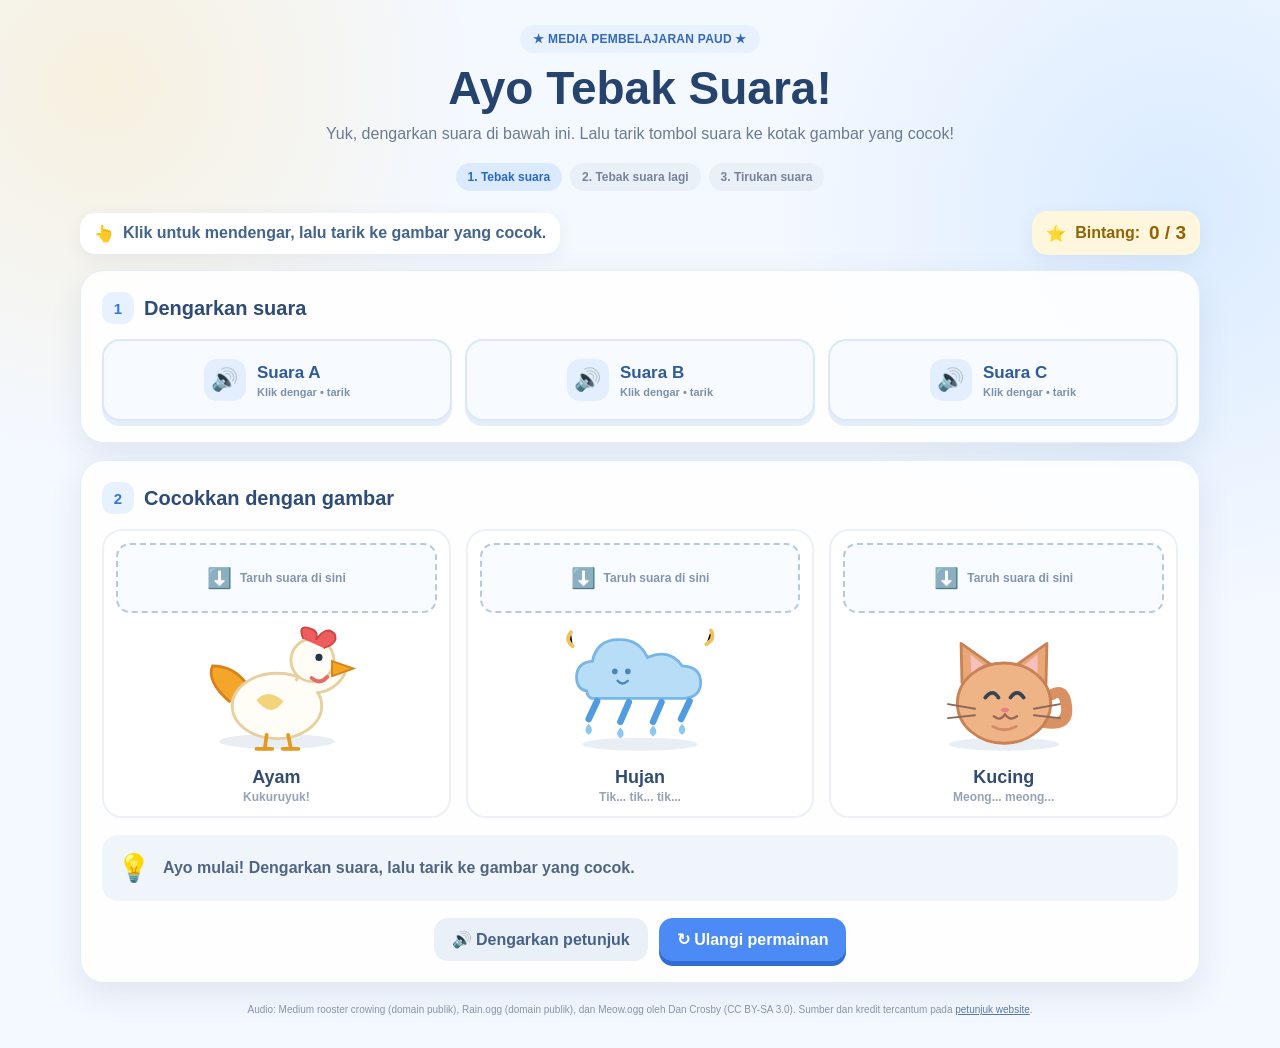
<file: index.html>
<!DOCTYPE html>
<html lang="id">
<head>
  <meta charset="UTF-8">
  <meta name="viewport" content="width=device-width, initial-scale=1.0">
  <meta name="theme-color" content="#f4f8ff">
  <meta name="description" content="Media pembelajaran interaktif PAUD untuk mengenal suara ayam, hujan, dan kucing.">
  <title>Tahap 1 - Ayo Tebak Suara! | Media Belajar PAUD</title>
  <link rel="stylesheet" href="assets/style.css">
</head>
<body>
  <main class="page">
    <header class="hero">
      <div class="eyebrow">★ MEDIA PEMBELAJARAN PAUD ★</div>
      <h1>Ayo Tebak Suara!</h1>
      <p>Yuk, dengarkan suara di bawah ini. Lalu tarik tombol suara ke kotak gambar yang cocok!</p>
      <div class="progress" aria-label="Tahapan permainan">
        <span class="active">1. Tebak suara</span><span>2. Tebak suara lagi</span><span>3. Tirukan suara</span>
      </div>
    </header>
    <div class="topline">
      <div class="instruction"><span aria-hidden="true">👆</span> Klik untuk mendengar, lalu tarik ke gambar yang cocok.</div>
      <div class="score" aria-live="polite"><span aria-hidden="true">⭐</span> Bintang: <strong id="score">0 / 3</strong></div>
    </div>
    <section class="section" aria-labelledby="sound-heading">
      <h2 class="section-heading" id="sound-heading"><span class="number">1</span> Dengarkan suara</h2>
      <div class="sound-tray" id="sound-tray"></div>
    </section>
    <section class="section targets-section" aria-labelledby="target-heading">
      <h2 class="section-heading" id="target-heading"><span class="number">2</span> Cocokkan dengan gambar</h2>
      <div class="target-grid" id="target-grid"></div>
      <div class="feedback" id="feedback" role="status" aria-live="polite"><span class="face" id="feedback-face">💡</span><span id="feedback-text">Ayo mulai! Dengarkan suara, lalu tarik ke gambar yang cocok.</span></div>
      <div class="complete" id="complete" aria-live="polite">
        <div class="big">🏆 🌟 🎉</div><h2>Hebat! Tahap pertama selesai!</h2>
        <p>Kamu berhasil mencocokkan suara ayam, hujan, dan kucing.</p>
        <a class="action primary" id="next-btn" href="level2.html">Lanjut ke Tahap 2 →</a>
      </div>
      <div class="bottom-actions">
        <button class="action secondary" type="button" id="instruction-btn">🔊 Dengarkan petunjuk</button>
        <button class="action primary" type="button" id="reset-btn">↻ Ulangi permainan</button>
      </div>
    </section>
    <footer class="footer">Audio: Medium rooster crowing (domain publik), Rain.ogg (domain publik), dan Meow.ogg oleh Dan Crosby (CC BY-SA 3.0). Sumber dan kredit tercantum pada <a href="README.txt">petunjuk website</a>.</footer>
  </main>
  <script src="assets/data.js"></script>
  <script>window.MATCH_STAGE = 1;</script>
  <script src="assets/match.js"></script>
</body>
</html>
</file>
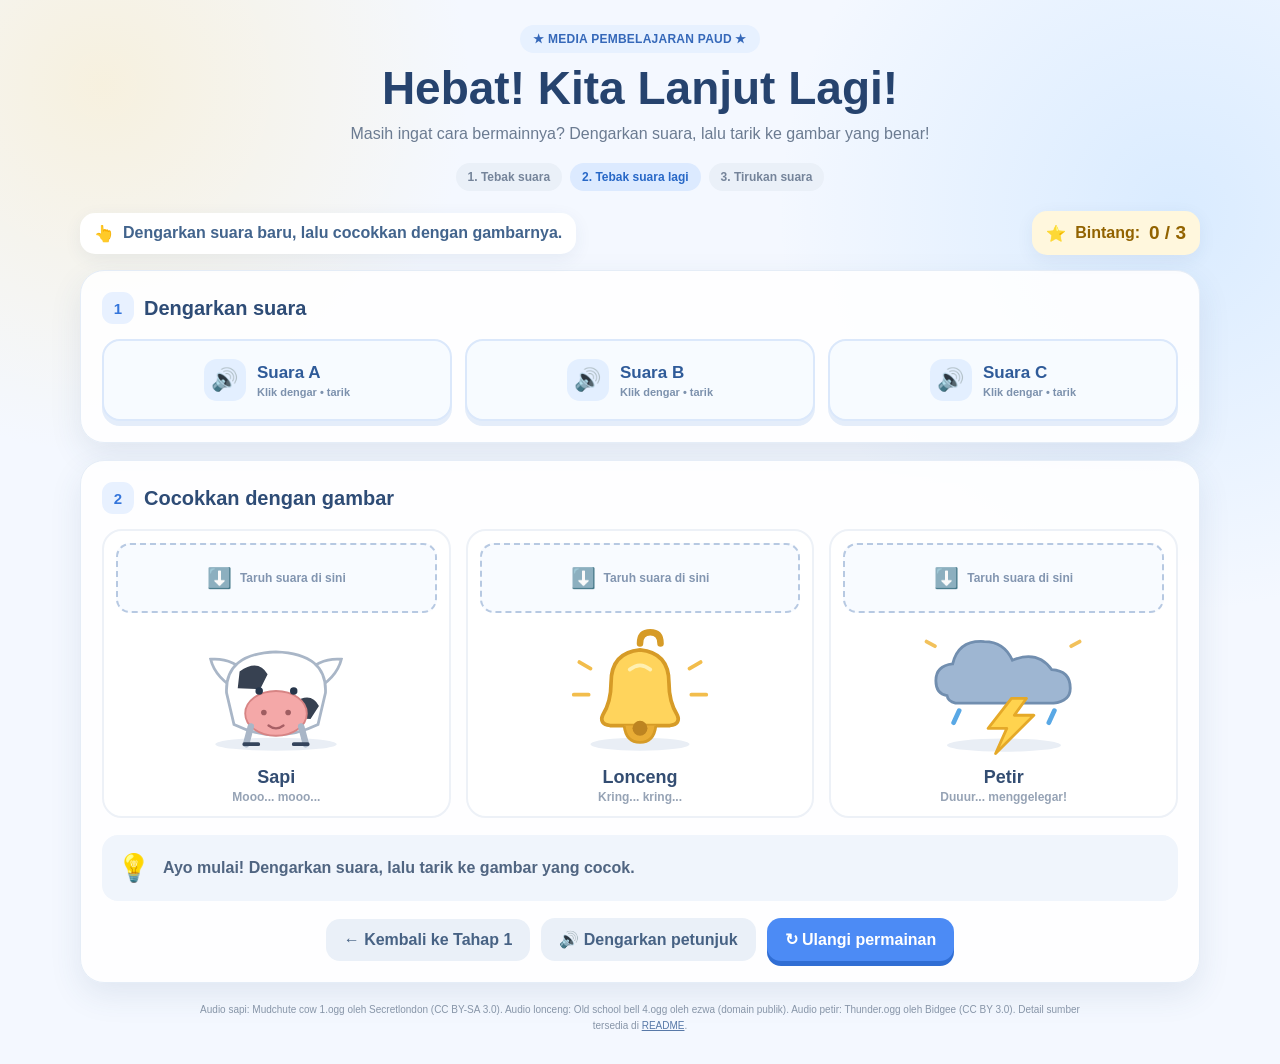
<file: level2.html>
<!DOCTYPE html>
<html lang="id">
<head>
  <meta charset="UTF-8">
  <meta name="viewport" content="width=device-width, initial-scale=1.0">
  <meta name="theme-color" content="#f4f8ff">
  <meta name="description" content="Tahap kedua media pembelajaran PAUD untuk mengenal suara sapi, lonceng, dan petir.">
  <title>Tahap 2 - Ayo Tebak Suara! | Media Belajar PAUD</title>
  <link rel="stylesheet" href="assets/style.css">
</head>
<body>
  <main class="page">
    <header class="hero">
      <div class="eyebrow">★ MEDIA PEMBELAJARAN PAUD ★</div>
      <h1>Hebat! Kita Lanjut Lagi!</h1>
      <p>Masih ingat cara bermainnya? Dengarkan suara, lalu tarik ke gambar yang benar!</p>
      <div class="progress" aria-label="Tahapan permainan">
        <span>1. Tebak suara</span><span class="active">2. Tebak suara lagi</span><span>3. Tirukan suara</span>
      </div>
    </header>
    <div class="topline">
      <div class="instruction"><span aria-hidden="true">👆</span> Dengarkan suara baru, lalu cocokkan dengan gambarnya.</div>
      <div class="score" aria-live="polite"><span aria-hidden="true">⭐</span> Bintang: <strong id="score">0 / 3</strong></div>
    </div>
    <section class="section" aria-labelledby="sound-heading">
      <h2 class="section-heading" id="sound-heading"><span class="number">1</span> Dengarkan suara</h2>
      <div class="sound-tray" id="sound-tray"></div>
    </section>
    <section class="section targets-section" aria-labelledby="target-heading">
      <h2 class="section-heading" id="target-heading"><span class="number">2</span> Cocokkan dengan gambar</h2>
      <div class="target-grid" id="target-grid"></div>
      <div class="feedback" id="feedback" role="status" aria-live="polite"><span class="face" id="feedback-face">💡</span><span id="feedback-text">Ayo mulai! Dengarkan suara, lalu tarik ke gambar yang cocok.</span></div>
      <div class="complete" id="complete" aria-live="polite">
        <div class="big">🏆 🌟 🎉</div><h2>Hebat! Tahap kedua selesai!</h2>
        <p>Kamu berhasil mencocokkan suara sapi, lonceng, dan petir.</p>
        <a class="action primary" id="next-btn" href="level3.html">Lanjut ke Tahap 3 →</a>
      </div>
      <div class="bottom-actions">
        <a class="action secondary" href="index.html">← Kembali ke Tahap 1</a>
        <button class="action secondary" type="button" id="instruction-btn">🔊 Dengarkan petunjuk</button>
        <button class="action primary" type="button" id="reset-btn">↻ Ulangi permainan</button>
      </div>
    </section>
    <footer class="footer">Audio sapi: Mudchute cow 1.ogg oleh Secretlondon (CC BY-SA 3.0). Audio lonceng: Old school bell 4.ogg oleh ezwa (domain publik). Audio petir: Thunder.ogg oleh Bidgee (CC BY 3.0). Detail sumber tersedia di <a href="README.txt">README</a>.</footer>
  </main>
  <script src="assets/data.js"></script>
  <script>window.MATCH_STAGE = 2;</script>
  <script src="assets/match.js"></script>
</body>
</html>
</file>
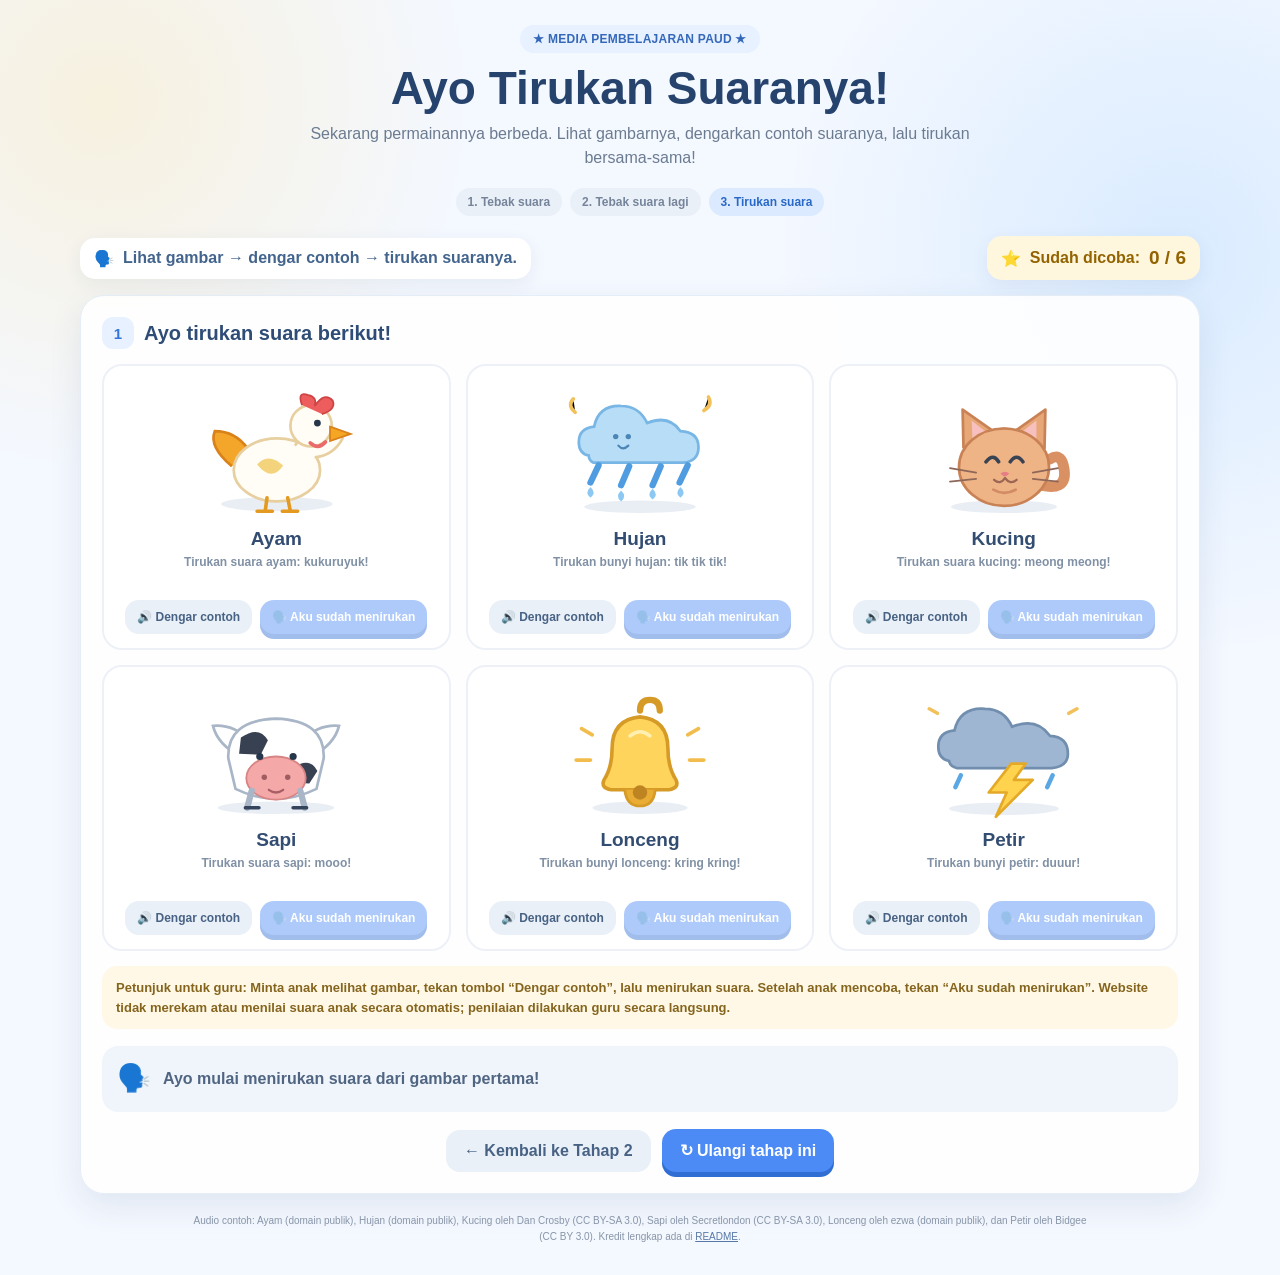
<file: level3.html>
<!DOCTYPE html>
<html lang="id">
<head>
  <meta charset="UTF-8">
  <meta name="viewport" content="width=device-width, initial-scale=1.0">
  <meta name="theme-color" content="#f4f8ff">
  <meta name="description" content="Tahap ketiga media pembelajaran PAUD: anak mengamati gambar, mendengar contoh, lalu menirukan suara.">
  <title>Tahap 3 - Ayo Tirukan Suaranya! | Media Belajar PAUD</title>
  <link rel="stylesheet" href="assets/style.css">
</head>
<body>
  <main class="page">
    <header class="hero">
      <div class="eyebrow">★ MEDIA PEMBELAJARAN PAUD ★</div>
      <h1>Ayo Tirukan Suaranya!</h1>
      <p>Sekarang permainannya berbeda. Lihat gambarnya, dengarkan contoh suaranya, lalu tirukan bersama-sama!</p>
      <div class="progress" aria-label="Tahapan permainan">
        <span>1. Tebak suara</span><span>2. Tebak suara lagi</span><span class="active">3. Tirukan suara</span>
      </div>
    </header>
    <div class="topline">
      <div class="instruction"><span aria-hidden="true">🗣️</span> Lihat gambar → dengar contoh → tirukan suaranya.</div>
      <div class="score" aria-live="polite"><span aria-hidden="true">⭐</span> Sudah dicoba: <strong id="score">0 / 6</strong></div>
    </div>
    <section class="section" aria-labelledby="imitate-heading">
      <h2 class="section-heading" id="imitate-heading"><span class="number">1</span> Ayo tirukan suara berikut!</h2>
      <div class="imitate-grid" id="imitate-grid"></div>
      <div class="teacher-note"><strong>Petunjuk untuk guru:</strong> Minta anak melihat gambar, tekan tombol “Dengar contoh”, lalu menirukan suara. Setelah anak mencoba, tekan “Aku sudah menirukan”. Website tidak merekam atau menilai suara anak secara otomatis; penilaian dilakukan guru secara langsung.</div>
      <div class="feedback" id="feedback" role="status" aria-live="polite"><span class="face" id="feedback-face">🗣️</span><span id="feedback-text">Ayo mulai menirukan suara dari gambar pertama!</span></div>
      <div class="complete" id="complete" aria-live="polite">
        <div class="big">🌟 🎉 🏆</div><h2>Hebat! Semua suara sudah ditirukan!</h2>
        <p>Terima kasih sudah belajar dan bermain hari ini.</p>
        <a class="action success" href="index.html">↻ Main dari awal</a>
      </div>
      <div class="bottom-actions">
        <a class="action secondary" href="level2.html">← Kembali ke Tahap 2</a>
        <button class="action primary" type="button" id="reset-btn">↻ Ulangi tahap ini</button>
      </div>
    </section>
    <footer class="footer">Audio contoh: Ayam (domain publik), Hujan (domain publik), Kucing oleh Dan Crosby (CC BY-SA 3.0), Sapi oleh Secretlondon (CC BY-SA 3.0), Lonceng oleh ezwa (domain publik), dan Petir oleh Bidgee (CC BY 3.0). Kredit lengkap ada di <a href="README.txt">README</a>.</footer>
  </main>
  <script src="assets/data.js"></script>
  <script src="assets/imitation.js"></script>
</body>
</html>
</file>
<file: assets/style.css>
:root {
  --ink: #263650;
  --muted: #6b7b91;
  --blue: #4b87ed;
  --blue-dark: #2f68c7;
  --green: #15965f;
  --red: #d94d57;
  --yellow: #ffd166;
  --line: #e5edf7;
  --shadow: 0 12px 32px rgba(46, 75, 120, .10);
}
* { box-sizing: border-box; }
body {
  margin: 0;
  min-height: 100vh;
  color: var(--ink);
  font-family: "Trebuchet MS", "Arial Rounded MT Bold", Arial, sans-serif;
  background:
    radial-gradient(circle at 8% 8%, rgba(255, 218, 126, .25), transparent 23rem),
    radial-gradient(circle at 92% 20%, rgba(123, 190, 255, .22), transparent 25rem),
    #f4f8ff;
}
button { font: inherit; }
.page { width: min(1120px, calc(100% - 32px)); margin: 0 auto; padding: 25px 0 30px; }
.hero { text-align: center; margin-bottom: 20px; }
.eyebrow {
  display: inline-flex; align-items: center; gap: 7px; padding: 7px 13px;
  border-radius: 999px; color: #3568b9; background: #e7f1ff; font-size: 12px; font-weight: 900;
  letter-spacing: .25px;
}
h1 { margin: 11px 0 8px; font-size: clamp(30px, 5vw, 46px); line-height: 1.08; color: #26436e; }
.hero p { max-width: 690px; margin: 0 auto; color: var(--muted); font-size: 16px; line-height: 1.55; }
.progress { display: flex; justify-content: center; gap: 8px; margin: 17px 0 0; flex-wrap: wrap; }
.progress span { padding: 7px 12px; border-radius: 99px; background: #eaf0f8; color: #75849a; font-size: 12px; font-weight: 900; }
.progress span.active { background: #dceaff; color: #2868c7; }
.topline { display: flex; justify-content: space-between; align-items: center; gap: 12px; margin: 19px 0 15px; flex-wrap: wrap; }
.instruction, .score { display: inline-flex; align-items: center; gap: 9px; border-radius: 15px; padding: 11px 14px; background: #fff; box-shadow: 0 5px 18px rgba(46,75,120,.07); font-weight: 900; }
.instruction { color: #42648d; }
.score { color: #926300; background: #fff7dd; }
.score strong { font-size: 19px; }
.section { background: rgba(255,255,255,.9); border: 1px solid var(--line); border-radius: 24px; padding: 21px; box-shadow: var(--shadow); }
.section-heading { display: flex; align-items: center; gap: 10px; margin: 0 0 15px; font-size: 20px; color: #2e4c76; }
.section-heading .number { width: 32px; height: 32px; display: grid; place-items: center; border-radius: 11px; background: #e8f1ff; color: #3475db; font-size: 15px; }
.sound-tray { display: grid; grid-template-columns: repeat(3, minmax(0, 1fr)); gap: 13px; }
.sound-tile {
  display: flex; align-items: center; justify-content: center; gap: 11px; min-height: 82px; padding: 10px;
  border: 2px solid #dbe8fb; border-radius: 18px; background: #f7fbff; color: #2f5b99;
  cursor: grab; user-select: none; touch-action: none; transition: transform .16s, border-color .16s, background .16s, opacity .16s;
  box-shadow: 0 5px 0 #e4edfa;
}
.sound-tile:hover { transform: translateY(-2px); border-color: #8fb7f7; }
.sound-tile:active { cursor: grabbing; }
.sound-tile .speaker { width: 42px; height: 42px; display: grid; place-items: center; border-radius: 13px; background: #e3efff; font-size: 22px; }
.sound-tile .label { text-align: left; }
.sound-tile .label strong { display: block; font-size: 17px; }
.sound-tile .label small { display: block; margin-top: 3px; color: #7c91ad; font-size: 11px; font-weight: 700; }
.sound-tile.used { opacity: .38; pointer-events: none; filter: grayscale(.6); box-shadow: none; border-style: dashed; }
.sound-tile.playing, .sound-tile.selected { background: #e9f5ff; border-color: #5e9bf2; }
.targets-section { margin-top: 17px; }
.target-grid { display: grid; grid-template-columns: repeat(3, minmax(0, 1fr)); gap: 15px; }
.target-card { overflow: hidden; text-align: center; background: #fff; border: 2px solid #edf1f7; border-radius: 20px; padding: 12px; transition: transform .15s, border-color .15s, background .15s; }
.target-card.correct { border-color: #55c895; background: #f1fff8; }
.target-card.wrong { border-color: #ee8a8e; animation: shake .28s linear; }
.drop-zone { min-height: 70px; width: 100%; display: flex; align-items: center; justify-content: center; gap: 8px; padding: 9px; border: 2px dashed #b7c9e2; border-radius: 14px; color: #8295b0; background: #f8fbff; font-size: 12px; font-weight: 900; transition: .15s; cursor: pointer; }
.drop-zone.over { border-color: #4c8bf5; background: #eaf3ff; color: #2868d8; transform: scale(1.02); }
.drop-zone.done { color: #168653; background: #e9fff3; border: 2px solid #83d6ae; cursor: default; }
.drop-zone .drop-icon { font-size: 20px; }
.illustration { height: 145px; display: grid; place-items: center; margin: 5px 0 0; }
.illustration svg { width: min(100%, 190px); height: 140px; }
.target-name { margin: 4px 0 2px; color: #334d72; font-weight: 900; font-size: 18px; }
.target-hint { color: #96a3b5; font-size: 12px; font-weight: 700; }
.feedback { display: flex; align-items: center; gap: 12px; min-height: 66px; margin-top: 17px; padding: 12px 15px; border-radius: 16px; background: #f0f5fc; color: #506581; font-weight: 900; line-height: 1.4; }
.feedback .face { font-size: 27px; }
.feedback.good { background: #e9fff3; color: #168653; }
.feedback.bad { background: #fff0f0; color: #bf444b; }
.bottom-actions { display: flex; align-items: center; justify-content: center; gap: 11px; flex-wrap: wrap; margin-top: 17px; }
.action { display: inline-flex; align-items: center; justify-content: center; text-decoration: none; border: 0; border-radius: 14px; padding: 12px 18px; font-weight: 900; cursor: pointer; transition: transform .15s, filter .15s; }
.action:hover { transform: translateY(-2px); filter: brightness(1.02); }
.action:focus-visible, .sound-tile:focus-visible, .drop-zone:focus-visible { outline: 3px solid #ffc64e; outline-offset: 3px; }
.action.primary { background: #4c8bf5; color: #fff; box-shadow: 0 5px 0 #306ed4; }
.action.secondary { color: #476284; background: #eaf0f8; }
.action.success { background: #1caa70; color: #fff; box-shadow: 0 5px 0 #128657; }
.action:disabled { opacity: .45; cursor: not-allowed; transform: none; }
.complete { display: none; text-align: center; margin-top: 17px; padding: 19px; border-radius: 19px; background: linear-gradient(135deg, #fff5cc, #eafff2); border: 1px solid #f5e7a9; }
.complete.show { display: block; animation: pop .35s ease-out; }
.complete .big { font-size: 36px; }
.complete h2 { margin: 6px 0; color: #39744f; }
.complete p { margin: 0 0 14px; color: #587461; }
.footer { text-align: center; margin: 19px auto 0; max-width: 900px; color: #8795a8; font-size: 10px; line-height: 1.6; }
.footer a { color: #5879a8; }
.ghost { position: fixed; z-index: 9999; left: 0; top: 0; pointer-events: none; opacity: .94; transform: translate(-50%, -50%) scale(1.04); box-shadow: 0 14px 32px rgba(38,70,120,.2); width: 185px; border-radius: 18px; }
/* Halaman menirukan suara */
.imitate-grid { display: grid; grid-template-columns: repeat(3, minmax(0, 1fr)); gap: 15px; }
.imitate-card { background: #fff; border: 2px solid #edf1f7; border-radius: 20px; padding: 14px; text-align: center; transition: .18s; }
.imitate-card.done { border-color: #55c895; background: #f1fff8; }
.imitate-card .illustration { height: 140px; }
.imitate-card .illustration svg { height: 135px; }
.imitate-card h3 { margin: 3px 0 4px; color: #334d72; font-size: 19px; }
.imitate-card p { min-height: 36px; margin: 0 0 10px; color: #8090a5; font-size: 12px; line-height: 1.45; font-weight: 700; }
.imitate-actions { display: flex; justify-content: center; gap: 8px; flex-wrap: wrap; }
.imitate-actions .action { padding: 10px 12px; font-size: 12px; }
.imitate-card .done-label { display: none; margin-top: 9px; color: #168653; font-size: 12px; font-weight: 900; }
.imitate-card.done .done-label { display: block; }
.teacher-note { margin-top: 15px; padding: 12px 14px; border-radius: 15px; background: #fff8e6; color: #85651e; font-size: 13px; font-weight: 800; line-height: 1.5; }
@keyframes shake { 0%,100% { transform: translateX(0); } 25% { transform: translateX(-5px); } 75% { transform: translateX(5px); } }
@keyframes pop { from { transform: scale(.94); opacity: .5; } to { transform: scale(1); opacity: 1; } }
@media (max-width: 700px) {
  .page { width: min(100% - 20px, 560px); padding-top: 18px; }
  .section { padding: 14px; border-radius: 20px; }
  .sound-tray { gap: 8px; }
  .sound-tile { flex-direction: column; gap: 5px; min-height: 100px; padding: 8px 4px; }
  .sound-tile .speaker { width: 37px; height: 37px; }
  .sound-tile .label { text-align: center; }
  .sound-tile .label strong { font-size: 14px; }
  .sound-tile .label small { font-size: 9px; }
  .target-grid, .imitate-grid { gap: 8px; }
  .target-card, .imitate-card { padding: 8px; border-radius: 16px; }
  .drop-zone { min-height: 64px; padding: 6px; font-size: 10px; }
  .illustration { height: 112px; }
  .illustration svg { height: 108px; }
  .target-name { font-size: 15px; }
  .target-hint { font-size: 10px; }
  .imitate-card .illustration { height: 108px; }
  .imitate-card .illustration svg { height: 105px; }
  .imitate-card h3 { font-size: 15px; }
  .imitate-card p { font-size: 10px; min-height: 38px; }
  .imitate-actions .action { width: 100%; }
  .instruction { font-size: 11px; }
  .topline { align-items: stretch; }
  .score { justify-content: center; }
}
@media (max-width: 390px) {
  .target-grid, .imitate-grid { grid-template-columns: 1fr; }
  .target-card { display: grid; grid-template-columns: 1fr 1.1fr; align-items: center; gap: 6px 10px; }
  .drop-zone { grid-column: 1 / -1; }
  .illustration { grid-row: 2 / span 2; grid-column: 2; }
  .target-name, .target-hint { grid-column: 1; }
}
@media (prefers-reduced-motion: reduce) { *, *::before, *::after { animation-duration: .01ms !important; transition-duration: .01ms !important; } }
</file>
